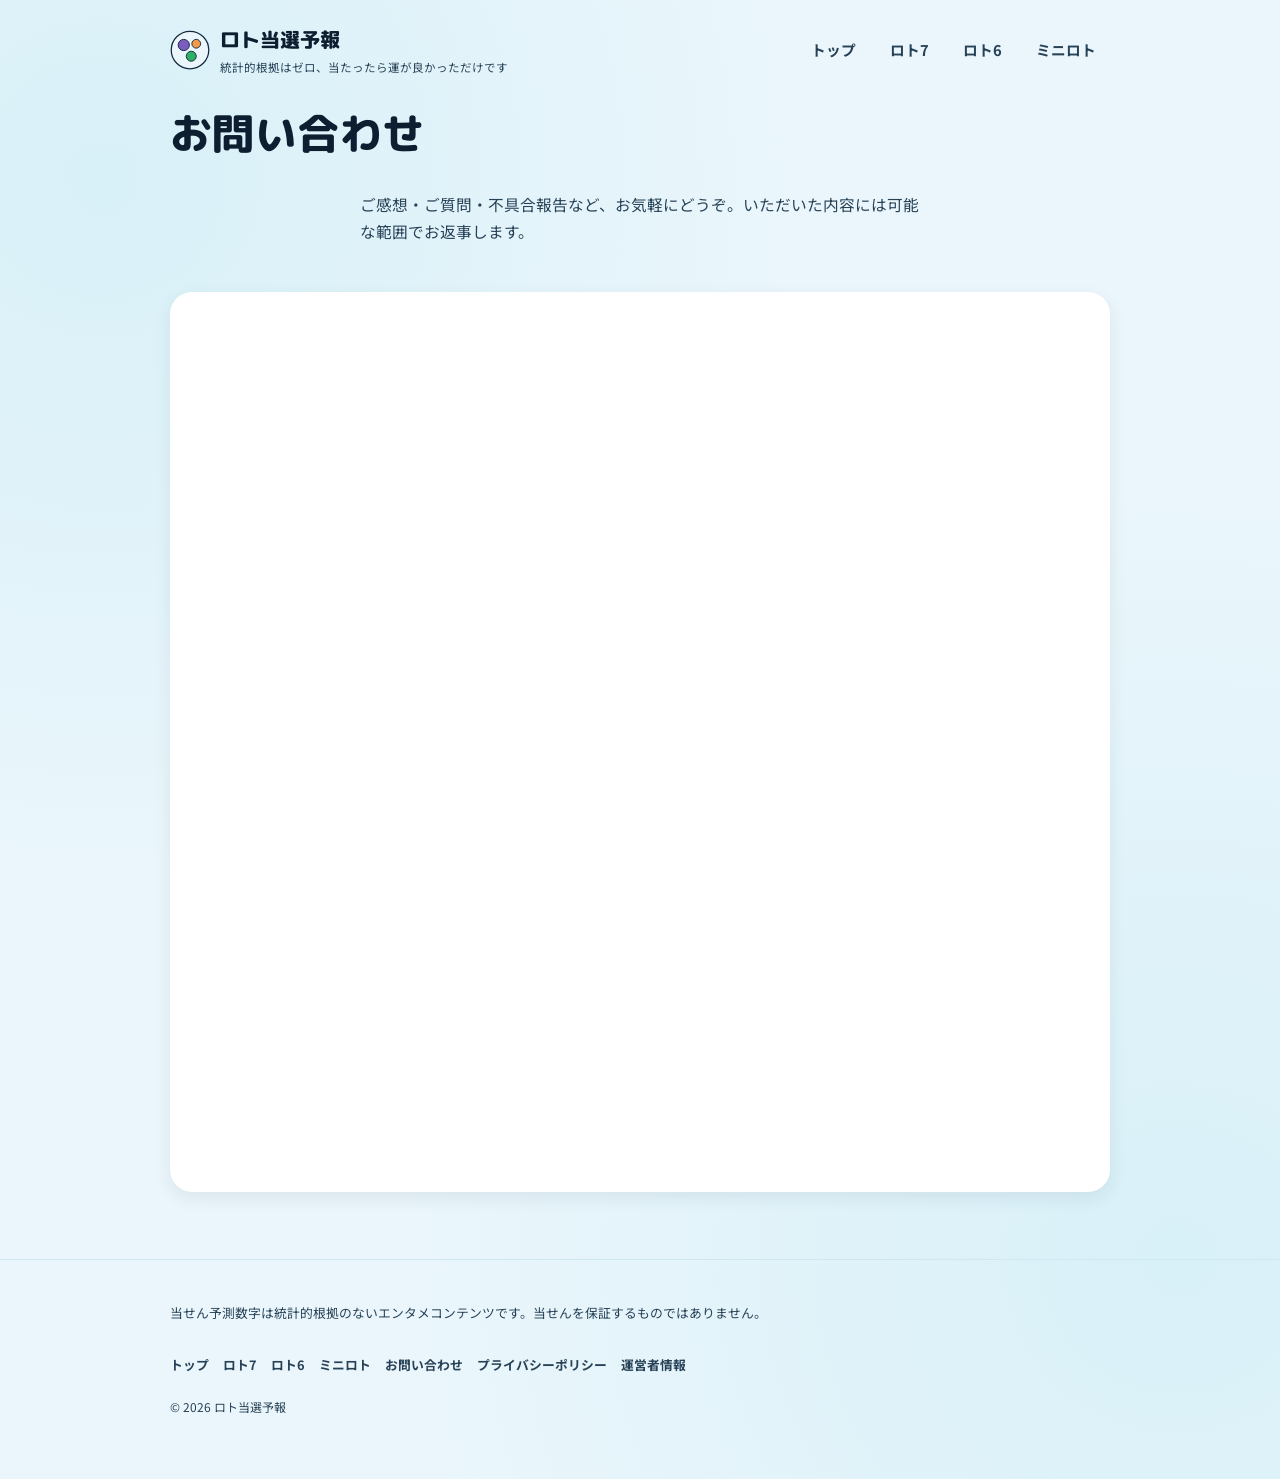
<file: contact.html>
<!DOCTYPE html>
<html lang="ja">
<head>
<meta charset="UTF-8">
<meta name="viewport" content="width=device-width, initial-scale=1.0">
<title>お問い合わせ | ロト当選予報</title>
<link rel="icon" href="assets/logo.svg" type="image/svg+xml">
<link rel="stylesheet" href="assets/style.css">
</head>
<body>

<header class="site-header">
  <div class="container">
    <a class="brand" href="index.html">
      <img class="brand-mark" src="assets/logo.svg" alt="">
      <span>
        <span class="brand-name">ロト当選予報</span>
        <span class="brand-tag">統計的根拠はゼロ、当たったら運が良かっただけです</span>
      </span>
    </a>
    <nav class="main-nav">
      <a href="index.html">トップ</a>
      <a href="loto7.html">ロト7</a>
      <a href="loto6.html">ロト6</a>
      <a href="miniloto.html">ミニロト</a>
    </nav>
  </div>
</header>

<main class="container">
  <section class="hero" style="text-align:left; padding-top:10px;">
    <h1>お問い合わせ</h1>
    <p>ご感想・ご質問・不具合報告など、お気軽にどうぞ。いただいた内容には可能な範囲でお返事します。</p>
  </section>

  <section class="section">
    <iframe class="form-frame"
      src="https://docs.google.com/forms/d/e/1FAIpQLSeG45IOq3tA2OhjXuaoooOXdmBW9mA-c4lyj_2aNOXJoLrxCQ/viewform?embedded=true"
      title="お問い合わせフォーム">
      読み込んでいます…
    </iframe>
  </section>
</main>

<footer class="site-footer">
  <div class="container">
    <p class="footer-disclaimer">
      当せん予測数字は統計的根拠のないエンタメコンテンツです。当せんを保証するものではありません。
    </p>
    <div class="footer-links">
      <a href="index.html">トップ</a>
      <a href="loto7.html">ロト7</a>
      <a href="loto6.html">ロト6</a>
      <a href="miniloto.html">ミニロト</a>
      <a href="contact.html" aria-current="page">お問い合わせ</a>
      <a href="privacy.html">プライバシーポリシー</a>
      <a href="operator.html">運営者情報</a>
    </div>
    <p class="copyright" id="copyright"></p>
  </div>
</footer>

<script src="assets/app.js"></script>
<script>
  renderCopyright();
</script>
</body>
</html>
</file>
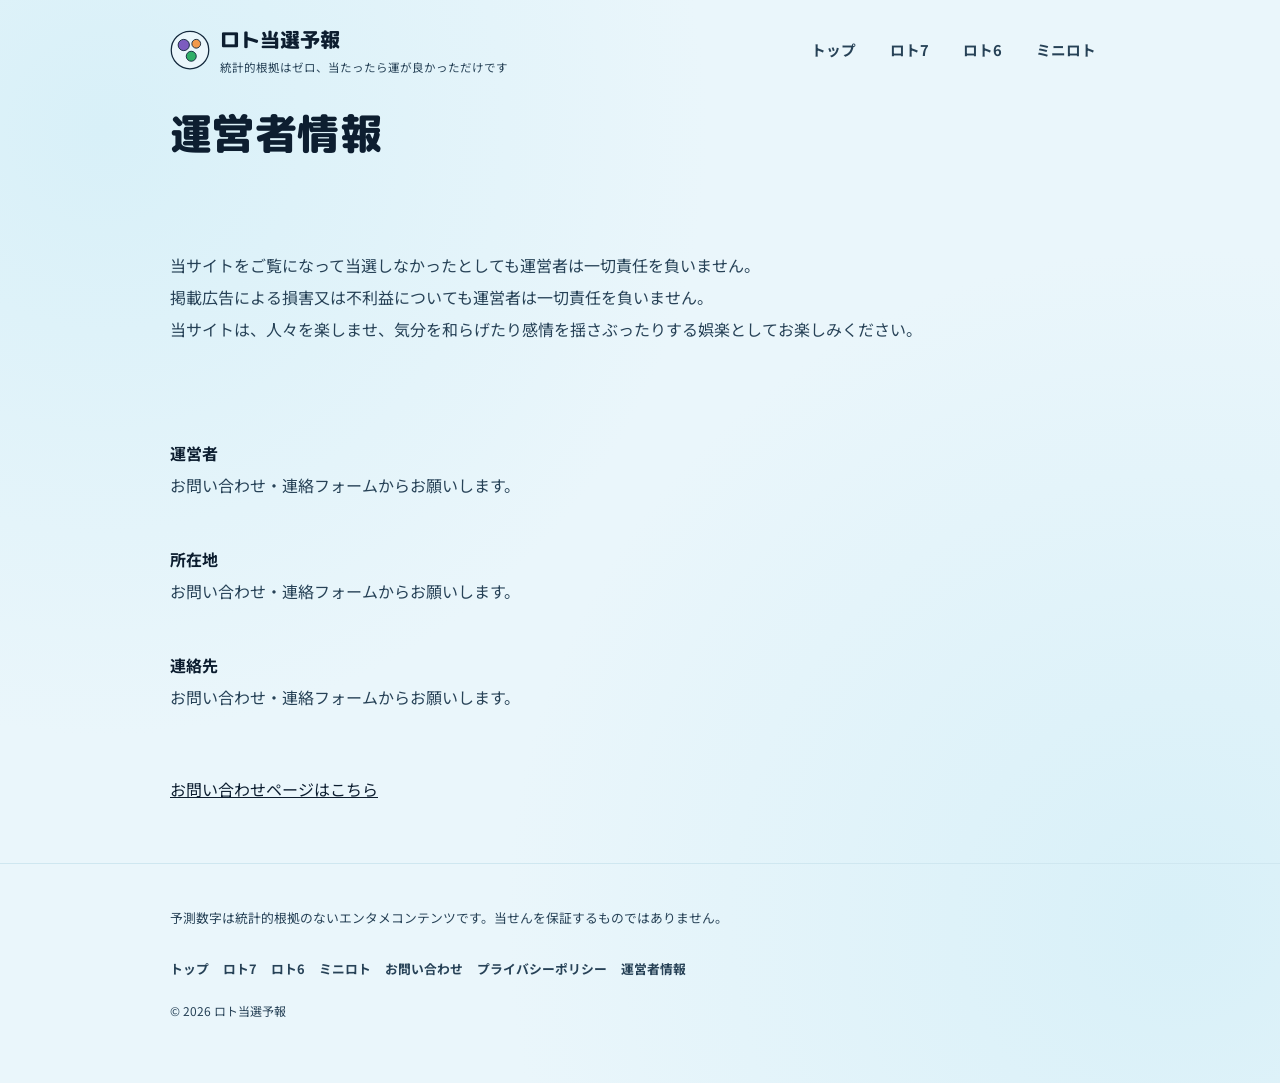
<file: operator.html>
<!DOCTYPE html>
<html lang="ja">
<head>
<meta charset="UTF-8">
<meta name="viewport" content="width=device-width, initial-scale=1.0">
<title>運営者情報 | ロト当選予報</title>
<link rel="icon" href="assets/logo.svg" type="image/svg+xml">
<link rel="stylesheet" href="assets/style.css">
<style>
  .policy-body dl { margin: 20px 0; }
  .policy-body dt {
    font-weight: 700;
    color: var(--ink);
    margin-top: 18px;
  }
  .policy-body dd {
    margin: 4px 0 0;
    color: var(--ink-soft);
  }
</style>
</head>
<body>

<header class="site-header">
  <div class="container">
    <a class="brand" href="index.html">
      <img class="brand-mark" src="assets/logo.svg" alt="">
      <span>
        <span class="brand-name">ロト当選予報</span>
        <span class="brand-tag">統計的根拠はゼロ、当たったら運が良かっただけです</span>
      </span>
    </a>
    <nav class="main-nav">
      <a href="index.html">トップ</a>
      <a href="loto7.html">ロト7</a>
      <a href="loto6.html">ロト6</a>
      <a href="miniloto.html">ミニロト</a>
    </nav>
  </div>
</header>

<main class="container">
  <section class="hero" style="text-align:left; padding-top:10px; padding-bottom:0;">
    <h1>運営者情報</h1>
  </section>
 <section class="section policy-body" style="margin-top:8px;"> 
　 <dl style="margin-top:0;">
　　 <dd>当サイトをご覧になって当選しなかったとしても運営者は一切責任を負いません。</dd>
     <dd>掲載広告による損害又は不利益についても運営者は一切責任を負いません。</dd>
     <dd>当サイトは、人々を楽しませ、気分を和らげたり感情を揺さぶったりする娯楽としてお楽しみください。</dd>
   　</dl>     
　　 <dl>
      <dt>運営者</dt>
      <dd>お問い合わせ・連絡フォームからお願いします。</dd>　　
      <dt>所在地</dt>
      <dd>お問い合わせ・連絡フォームからお願いします。</dd>
　　  <dt>連絡先</dt>
      <dd>お問い合わせ・連絡フォームからお願いします。</dd>
    </dl>
　　<p><a href="contact.html">お問い合わせページはこちら</a></p>
  </section>
</main>

<footer class="site-footer">
  <div class="container">
    <p class="footer-disclaimer">
      予測数字は統計的根拠のないエンタメコンテンツです。当せんを保証するものではありません。
    </p>
    <div class="footer-links">
      <a href="index.html">トップ</a>
      <a href="loto7.html">ロト7</a>
      <a href="loto6.html">ロト6</a>
      <a href="miniloto.html">ミニロト</a>
      <a href="contact.html">お問い合わせ</a>
      <a href="privacy.html">プライバシーポリシー</a>
      <a href="operator.html" aria-current="page">運営者情報</a>
    </div>
    <p class="copyright" id="copyright"></p>
  </div>
</footer>

<script src="assets/app.js"></script>
<script>
  renderCopyright();
</script>
</body>
</html>
</file>
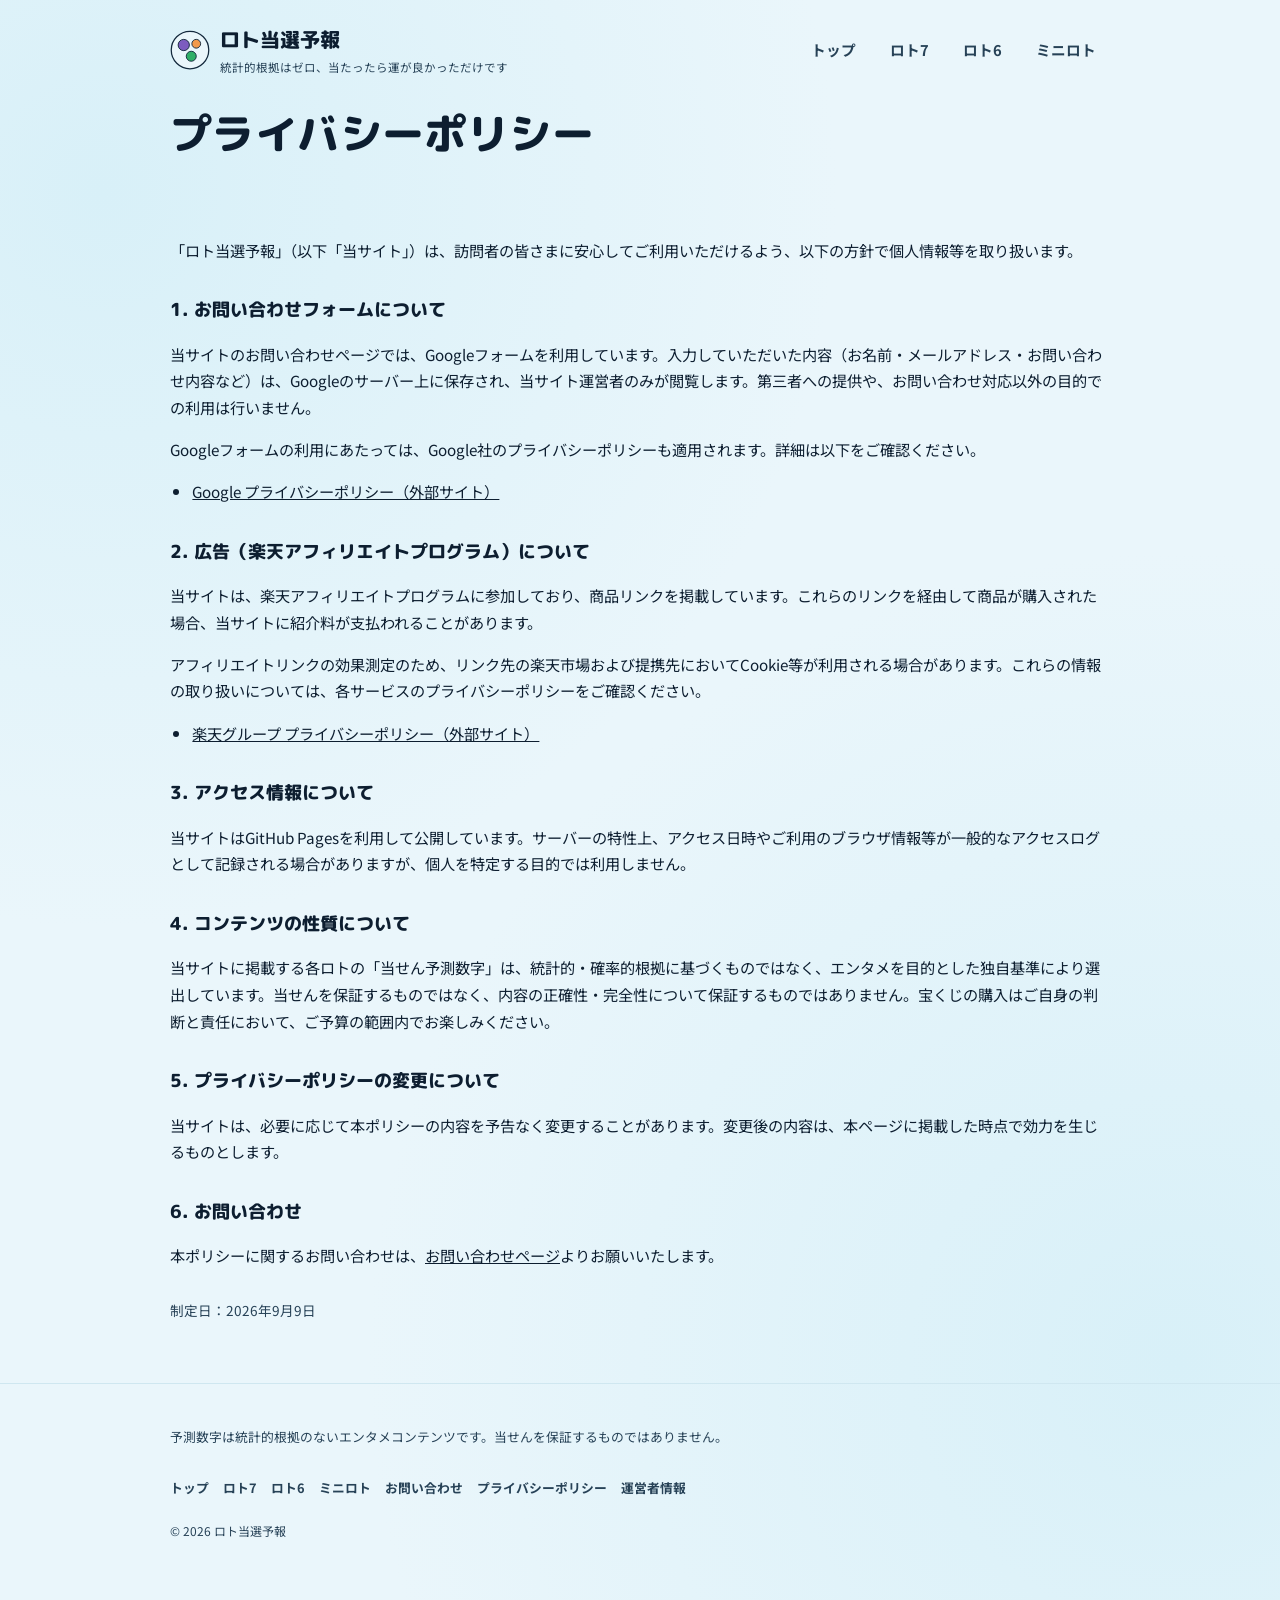
<file: privacy.html>
<!DOCTYPE html>
<html lang="ja">
<head>
<meta charset="UTF-8">
<meta name="viewport" content="width=device-width, initial-scale=1.0">
<title>プライバシーポリシー | ロト当選予報</title>
<link rel="icon" href="assets/logo.svg" type="image/svg+xml">
<link rel="stylesheet" href="assets/style.css">
<style>
  .policy-body h2 { font-size: 1.15rem; margin-top: 30px; }
  .policy-body p, .policy-body li { color: var(--ink); font-size: 0.95rem; }
  .policy-body ul { padding-left: 1.4em; }
  .policy-body .updated { color: var(--ink-soft); font-size: 0.85rem; margin-top: 30px; }
</style>
</head>
<body>

<header class="site-header">
  <div class="container">
    <a class="brand" href="index.html">
      <img class="brand-mark" src="assets/logo.svg" alt="">
      <span>
        <span class="brand-name">ロト当選予報</span>
        <span class="brand-tag">統計的根拠はゼロ、当たったら運が良かっただけです</span>
      </span>
    </a>
    <nav class="main-nav">
      <a href="index.html">トップ</a>
      <a href="loto7.html">ロト7</a>
      <a href="loto6.html">ロト6</a>
      <a href="miniloto.html">ミニロト</a>
    </nav>
  </div>
</header>

<main class="container">
  <section class="hero" style="text-align:left; padding-top:10px;">
    <h1>プライバシーポリシー</h1>
  </section>

  <section class="section policy-body">
    <p>「ロト当選予報」（以下「当サイト」）は、訪問者の皆さまに安心してご利用いただけるよう、以下の方針で個人情報等を取り扱います。</p>

    <h2>1. お問い合わせフォームについて</h2>
    <p>当サイトのお問い合わせページでは、Googleフォームを利用しています。入力していただいた内容（お名前・メールアドレス・お問い合わせ内容など）は、Googleのサーバー上に保存され、当サイト運営者のみが閲覧します。第三者への提供や、お問い合わせ対応以外の目的での利用は行いません。</p>
    <p>Googleフォームの利用にあたっては、Google社のプライバシーポリシーも適用されます。詳細は以下をご確認ください。</p>
    <ul>
      <li><a href="https://policies.google.com/privacy" target="_blank" rel="noopener">Google プライバシーポリシー（外部サイト）</a></li>
    </ul>

    <h2>2. 広告（楽天アフィリエイトプログラム）について</h2>
    <p>当サイトは、楽天アフィリエイトプログラムに参加しており、商品リンクを掲載しています。これらのリンクを経由して商品が購入された場合、当サイトに紹介料が支払われることがあります。</p>
    <p>アフィリエイトリンクの効果測定のため、リンク先の楽天市場および提携先においてCookie等が利用される場合があります。これらの情報の取り扱いについては、各サービスのプライバシーポリシーをご確認ください。</p>
    <ul>
      <li><a href="https://privacy.rakuten.co.jp/" target="_blank" rel="noopener">楽天グループ プライバシーポリシー（外部サイト）</a></li>
    </ul>

    <h2>3. アクセス情報について</h2>
    <p>当サイトはGitHub Pagesを利用して公開しています。サーバーの特性上、アクセス日時やご利用のブラウザ情報等が一般的なアクセスログとして記録される場合がありますが、個人を特定する目的では利用しません。</p>

    <h2>4. コンテンツの性質について</h2>
    <p>当サイトに掲載する各ロトの「当せん予測数字」は、統計的・確率的根拠に基づくものではなく、エンタメを目的とした独自基準により選出しています。当せんを保証するものではなく、内容の正確性・完全性について保証するものではありません。宝くじの購入はご自身の判断と責任において、ご予算の範囲内でお楽しみください。</p>

    <h2>5. プライバシーポリシーの変更について</h2>
    <p>当サイトは、必要に応じて本ポリシーの内容を予告なく変更することがあります。変更後の内容は、本ページに掲載した時点で効力を生じるものとします。</p>

    <h2>6. お問い合わせ</h2>
    <p>本ポリシーに関するお問い合わせは、<a href="contact.html">お問い合わせページ</a>よりお願いいたします。</p>

    <p class="updated">制定日：2026年9月9日</p>
  </section>
</main>

<footer class="site-footer">
  <div class="container">
    <p class="footer-disclaimer">
      予測数字は統計的根拠のないエンタメコンテンツです。当せんを保証するものではありません。
    </p>
    <div class="footer-links">
      <a href="index.html">トップ</a>
      <a href="loto7.html">ロト7</a>
      <a href="loto6.html">ロト6</a>
      <a href="miniloto.html">ミニロト</a>
      <a href="contact.html">お問い合わせ</a>
      <a href="privacy.html" aria-current="page">プライバシーポリシー</a>
      <a href="operator.html">運営者情報</a>
    </div>
    <p class="copyright" id="copyright"></p>
  </div>
</footer>

<script src="assets/app.js"></script>
<script>
  renderCopyright();
</script>
</body>
</html>
</file>
<file: assets/style.css>
@import url('https://fonts.googleapis.com/css2?family=M+PLUS+Rounded+1c:wght@700;800&family=Noto+Sans+JP:wght@400;500;700&display=swap');

:root {
  --bg: #eaf6fb;
  --bg-deep: #d8f0f8;
  --card: #ffffff;
  --ink: #0d1e30;
  --ink-soft: #274257;
  --line: #cfe7f0;

  --loto7: #6a3fc7;
  --loto7-soft: #ece3fb;
  --loto6: #e0790f;
  --loto6-soft: #ffedd6;
  --mini: #1c9457;
  --mini-soft: #d7f4e3;

  --gold: #ffc93c;
  --gold-ink: #5a3e00;

  --radius-lg: 22px;
  --radius-md: 14px;
  --radius-ball: 999px;

  --shadow: 0 6px 18px rgba(20, 41, 61, 0.08);
}

* { box-sizing: border-box; }

html { scroll-behavior: smooth; }

body {
  margin: 0;
  background: var(--bg);
  background-image:
    radial-gradient(circle at 8% 12%, var(--bg-deep) 0%, transparent 40%),
    radial-gradient(circle at 92% 85%, var(--bg-deep) 0%, transparent 45%);
  color: var(--ink);
  font-family: "Noto Sans JP", "Hiragino Kaku Gothic ProN", sans-serif;
  line-height: 1.75;
  min-height: 100vh;
}

h1, h2, h3, .display {
  font-family: "M PLUS Rounded 1c", "Noto Sans JP", sans-serif;
  font-weight: 800;
  color: var(--ink);
  margin: 0 0 0.5em;
}

a { color: inherit; }

.container {
  max-width: 980px;
  margin: 0 auto;
  padding: 0 20px;
}

/* ---------- Header ---------- */
.site-header {
  padding: 22px 0 10px;
}
.site-header .container {
  display: flex;
  align-items: center;
  justify-content: space-between;
  gap: 16px;
  flex-wrap: wrap;
}
.brand {
  display: flex;
  align-items: center;
  gap: 10px;
  text-decoration: none;
}
.brand-mark {
  width: 40px;
  height: 40px;
  flex-shrink: 0;
}
.brand-name {
  font-family: "M PLUS Rounded 1c", sans-serif;
  font-weight: 800;
  font-size: 1.25rem;
  color: var(--ink);
}
.brand-tag {
  display: block;
  font-family: "Noto Sans JP", sans-serif;
  font-weight: 400;
  font-size: 0.72rem;
  color: var(--ink-soft);
}
.main-nav {
  display: flex;
  gap: 6px;
  flex-wrap: wrap;
}
.main-nav a {
  text-decoration: none;
  font-weight: 700;
  font-size: 0.92rem;
  padding: 8px 14px;
  border-radius: var(--radius-ball);
  color: var(--ink-soft);
}
.main-nav a:hover,
.main-nav a[aria-current="page"] {
  background: var(--card);
  color: var(--ink);
  box-shadow: var(--shadow);
}

/* ---------- Hero ---------- */
.hero {
  padding: 30px 0 10px;
  text-align: center;
}
.hero h1 {
  font-size: clamp(1.8rem, 4vw, 2.6rem);
  letter-spacing: 0.01em;
}
.hero p {
  color: var(--ink-soft);
  max-width: 560px;
  margin: 0 auto;
  font-size: 0.98rem;
}
.hero-illustration {
  width: min(520px, 90%);
  margin: 18px auto 6px;
  display: block;
}
.page .hero-illustration {
  width: min(420px, 85%);
  margin: 14px 0 4px;
}

/* ---------- Loto summary cards (index) ---------- */
.loto-grid {
  display: grid;
  grid-template-columns: repeat(auto-fit, minmax(260px, 1fr));
  gap: 20px;
  margin: 30px 0 44px;
}
.loto-card {
  background: var(--card);
  border-radius: var(--radius-lg);
  padding: 22px;
  box-shadow: var(--shadow);
  text-decoration: none;
  color: var(--ink);
  display: flex;
  flex-direction: column;
  gap: 12px;
  border: 2px solid var(--accent-soft, var(--line));
  border-top: 10px solid var(--accent, var(--loto7));
  transition: transform 0.15s ease;
}
.loto-card:hover { transform: translateY(-3px); }
.loto-card.c-loto7 { --accent: var(--loto7); --accent-soft: var(--loto7-soft); }
.loto-card.c-loto6 { --accent: var(--loto6); --accent-soft: var(--loto6-soft); }
.loto-card.c-mini  { --accent: var(--mini); --accent-soft: var(--mini-soft); }

.loto-card-head {
  display: flex;
  align-items: baseline;
  justify-content: space-between;
}
.loto-card-head h2 {
  font-size: 1.35rem;
  color: var(--accent);
}
.loto-card-round {
  font-size: 0.8rem;
  color: var(--ink-soft);
  font-weight: 700;
}
.loto-card-date {
  font-size: 0.85rem;
  color: var(--ink-soft);
}
.ball-row {
  display: flex;
  flex-wrap: wrap;
  gap: 6px;
}
.loto-card-cta {
  margin-top: auto;
  font-weight: 700;
  font-size: 0.88rem;
  color: var(--accent);
}

/* ---------- Number ball chips ---------- */
.ball {
  display: inline-flex;
  align-items: center;
  justify-content: center;
  width: 42px;
  height: 42px;
  border-radius: var(--radius-ball);
  background: var(--accent, var(--loto7));
  color: #ffffff;
  font-weight: 800;
  font-size: 1.05rem;
  border: 2.5px solid rgba(13, 30, 48, 0.25);
  box-shadow: inset 0 -3px 0 rgba(0,0,0,0.15), 0 2px 5px rgba(20,41,61,0.18);
  position: relative;
}
.ball.small { width: 34px; height: 34px; font-size: 0.88rem; }
.ball.matched {
  background: var(--gold);
  color: var(--gold-ink);
  border-color: #b8860b;
  box-shadow: inset 0 -3px 0 rgba(0,0,0,0.15), 0 0 0 4px rgba(255,201,60,0.4);
}

.page.loto7 { --accent: var(--loto7); --accent-soft: var(--loto7-soft); }
.page.loto6 { --accent: var(--loto6); --accent-soft: var(--loto6-soft); }
.page.miniloto { --accent: var(--mini); --accent-soft: var(--mini-soft); }
.page .ball { background: var(--accent); }
.page .ball.matched { background: var(--gold); color: var(--gold-ink); }
.page .ball.bonus-ball,
.ball.bonus-ball {
  background: #ffffff;
  border: 3px solid var(--ink);
  color: var(--ink);
  box-shadow: 0 2px 5px rgba(20,41,61,0.18);
}
.page .ball.bonus-ball.matched,
.ball.bonus-ball.matched {
  background: var(--gold);
  border-color: #b8860b;
  color: var(--gold-ink);
}

/* ---------- Prediction section ---------- */
.section {
  margin: 36px 0;
}
.section-title {
  display: flex;
  align-items: center;
  gap: 10px;
  font-size: 1.3rem;
}
.section-title .dot {
  width: 12px; height: 12px; border-radius: 50%;
  background: var(--accent);
}

.prediction-panel {
  background: var(--card);
  border-radius: var(--radius-lg);
  padding: 26px;
  box-shadow: var(--shadow);
  border: 2px solid var(--accent-soft);
  border-top: 8px solid var(--accent);
}
.prediction-meta {
  display: flex;
  gap: 18px;
  flex-wrap: wrap;
  align-items: baseline;
  margin-bottom: 16px;
  color: var(--ink-soft);
  font-size: 0.9rem;
}
.prediction-meta strong { color: var(--ink); font-size: 1.05rem; }

.ball-grid {
  display: flex;
  flex-wrap: wrap;
  gap: 10px;
  margin-bottom: 6px;
}
.ball-with-reason {
  display: flex;
  flex-direction: column;
  align-items: center;
  gap: 6px;
  width: 92px;
}
.ball-reason {
  font-size: 0.76rem;
  color: var(--ink-soft);
  font-weight: 500;
  text-align: center;
  line-height: 1.4;
}
.pending-note {
  margin-top: 16px;
  padding-top: 14px;
  border-top: 1px dashed var(--line);
  font-size: 0.85rem;
  color: var(--ink-soft);
  font-weight: 500;
}

/* ---------- Probability panel ---------- */
.probability-panel {
  background: var(--card);
  border-radius: var(--radius-lg);
  padding: 22px 26px;
  box-shadow: var(--shadow);
  border: 2px solid var(--accent-soft);
  border-top: 8px solid var(--accent);
  display: flex;
  align-items: center;
  gap: 22px;
  flex-wrap: wrap;
}
.probability-figure {
  display: flex;
  flex-direction: column;
  align-items: center;
  min-width: 160px;
  padding: 10px 18px;
  background: var(--accent-soft);
  border-radius: var(--radius-md);
}
.probability-value {
  font-family: "M PLUS Rounded 1c", sans-serif;
  font-weight: 800;
  font-size: 1.6rem;
  color: var(--accent);
}
.probability-label {
  font-size: 0.78rem;
  color: var(--ink-soft);
  font-weight: 700;
  margin-top: 2px;
}
.probability-note {
  flex: 1;
  min-width: 220px;
  font-size: 0.88rem;
  color: var(--ink-soft);
  margin: 0;
}

/* ---------- Actual history (past winning numbers) ---------- */
.actual-history-list {
  display: flex;
  flex-direction: column;
  gap: 10px;
}
.actual-history-item {
  background: var(--card);
  border-radius: var(--radius-md);
  padding: 12px 16px;
  box-shadow: var(--shadow);
  border: 2px solid var(--accent-soft, var(--line));
}
.actual-history-head {
  display: flex;
  gap: 12px;
  align-items: baseline;
  margin-bottom: 8px;
}

/* ---------- Hero shout headline ---------- */
.hero-shout {
  font-family: "M PLUS Rounded 1c", sans-serif;
  font-weight: 800;
  font-size: clamp(1.15rem, 3vw, 1.55rem);
  color: var(--loto6);
  margin: 4px 0 16px;
}

/* ---------- History table ---------- */
.history-list { display: flex; flex-direction: column; gap: 14px; }
.history-item {
  background: var(--card);
  border-radius: var(--radius-md);
  padding: 16px 18px;
  box-shadow: var(--shadow);
  border: 2px solid var(--accent-soft, var(--line));
  border-left: 8px solid var(--accent, var(--loto7));
}
.history-item-head {
  display: flex;
  justify-content: space-between;
  align-items: center;
  flex-wrap: wrap;
  gap: 8px;
  margin-bottom: 10px;
}
.history-round {
  font-weight: 700;
  color: var(--accent);
}
.history-date { color: var(--ink-soft); font-size: 0.85rem; }
.history-status {
  font-size: 0.78rem;
  font-weight: 700;
  padding: 3px 10px;
  border-radius: var(--radius-ball);
  background: var(--accent-soft);
  color: var(--ink);
}
.history-status.pending { background: #f1f1f1; color: var(--ink-soft); }
.history-row-label {
  font-size: 0.75rem;
  color: var(--ink-soft);
  margin: 8px 0 4px;
}
.match-summary {
  margin-top: 10px;
  font-size: 0.85rem;
  font-weight: 700;
  color: var(--ink);
}
.match-summary.hit { color: #b8860b; }

/* ---------- Ads ---------- */
.ad-grid {
  display: flex;
  flex-wrap: wrap;
  gap: 16px;
}
.ad-card-official {
  max-width: 504px;
  width: 100%;
  margin: 0 auto;
  overflow-x: auto;
  position: relative;
  box-sizing: border-box;
}
.ad-card-official table {
  max-width: 100%;
}
.ad-badge {
  display: inline-block;
  background: var(--ink);
  color: #ffffff;
  font-size: 0.68rem;
  font-weight: 800;
  letter-spacing: 0.05em;
  padding: 2px 10px;
  border-radius: var(--radius-ball);
  margin-bottom: 6px;
}
.ad-block-title {
  font-size: 1.05rem;
  font-weight: 800;
  margin: 26px 0 12px;
  display: flex;
  align-items: center;
  gap: 10px;
  color: var(--ink);
}
.ad-block-icon { width: 32px; height: 32px; }
.section-icon { width: 30px; height: 30px; }
.ad-disclaimer {
  font-size: 0.72rem;
  color: var(--ink-soft);
  margin-top: 10px;
}

/* ---------- Contact / form ---------- */
.form-frame {
  width: 100%;
  height: 900px;
  border: none;
  border-radius: var(--radius-lg);
  background: var(--card);
  box-shadow: var(--shadow);
}

/* ---------- Footer ---------- */
.site-footer {
  margin-top: 60px;
  padding: 30px 0 50px;
  border-top: 1px solid var(--line);
}
.site-footer .container {
  display: flex;
  justify-content: space-between;
  flex-wrap: wrap;
  gap: 16px;
  font-size: 0.8rem;
  color: var(--ink-soft);
}
.footer-disclaimer {
  max-width: 640px;
}
.footer-links { display: flex; gap: 14px; }
.footer-links a { text-decoration: none; font-weight: 700; }
.copyright {
  width: 100%;
  margin-top: 4px;
  font-size: 0.75rem;
  color: var(--ink-soft);
}

/* ---------- Misc ---------- */
.badge {
  display: inline-block;
  font-size: 0.72rem;
  font-weight: 700;
  padding: 3px 10px;
  border-radius: var(--radius-ball);
  background: var(--accent-soft, var(--bg-deep));
  color: var(--ink);
}
.loading, .empty-state {
  color: var(--ink-soft);
  font-size: 0.9rem;
  padding: 20px 0;
}

@media (max-width: 560px) {
  .ball-with-reason { width: 78px; }
  .form-frame { height: 760px; }
}
</file>
